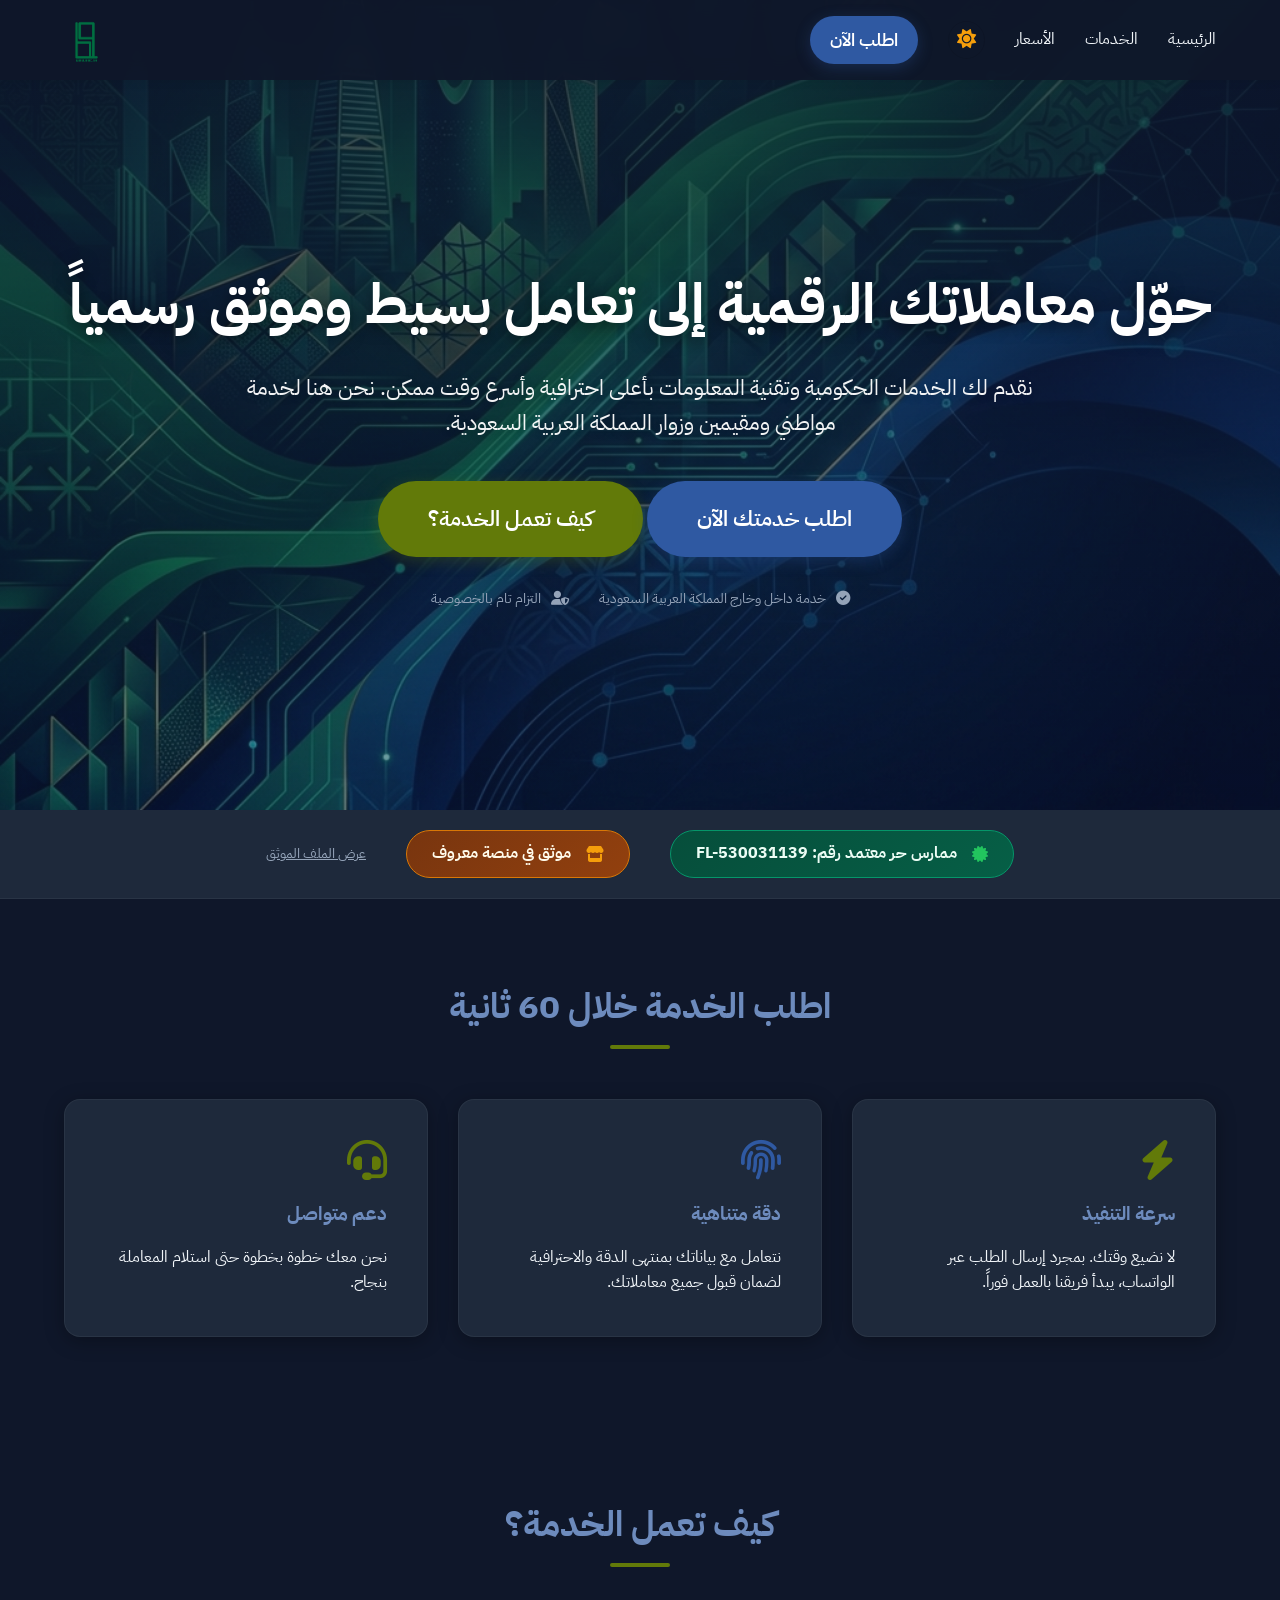
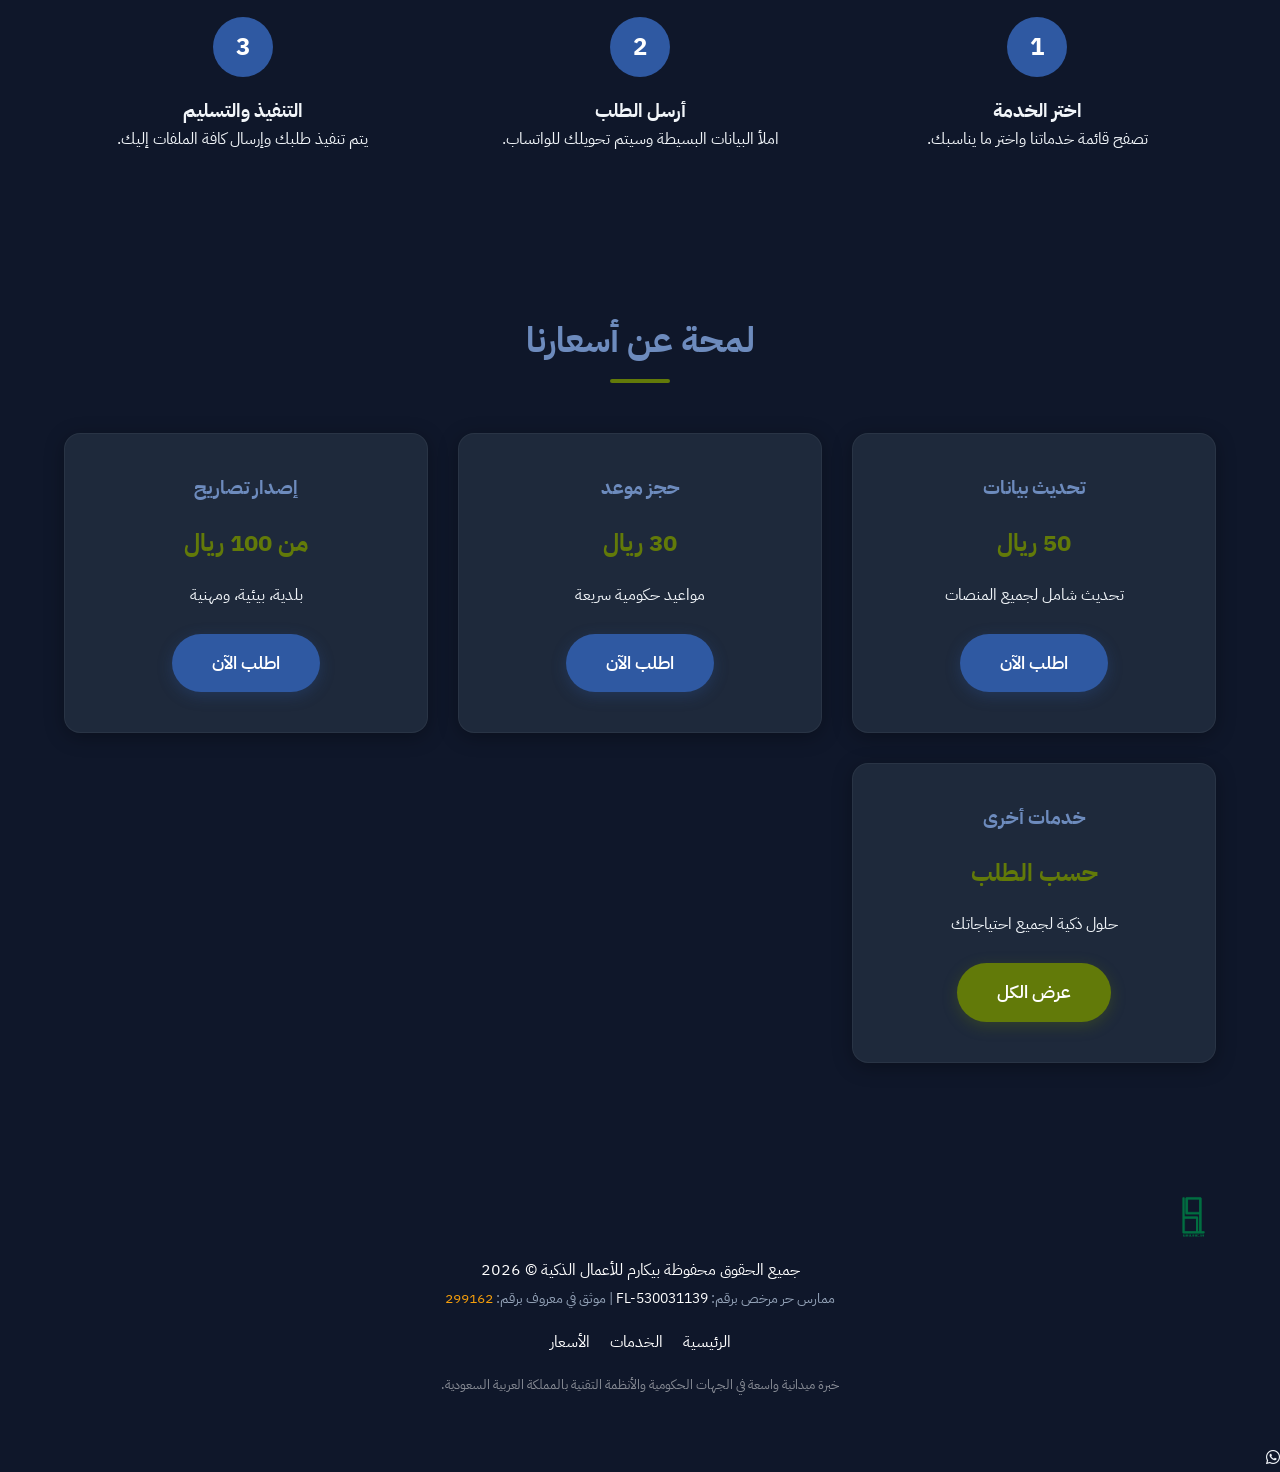
<file: index.html>
<!DOCTYPE html>
<html lang="ar">

<head>
    <meta charset="UTF-8">
    <meta name="viewport" content="width=device-width, initial-scale=1.0">
    <title>BICARM | بيكارم للأعمال الذكية - خدماتك الرقمية في 60 ثانية</title>

    <!-- SEO & Search Engine Optimization -->
    <meta name="description"
        content="بيكارم للأعمال الذكية: أسرع مكتب خدمات عامة إلكتروني في الرياض. متخصصون في تحديث أبشر، حجز موعد أحوال، إصدار تصاريح، وتسجيل العنوان الوطني. إنجاز معاملاتك في 60 ثانية.">
    <meta name="keywords"
        content="بيكارم, بيكارم للأعمال الذكية, مكتب خدمات عامة, الرياض, تحديث أبشر, حجز موعد أحوال, العنوان الوطني, معقب الكتروني, خدمات الكترونية السعودية, انجاز معاملات, بيكارم الرياض">
    <meta name="author" content="BICARM">
    <link rel="canonical" href="https://biqc.sa">
    <meta name="domain-verification" content="38fd80c13a37785403adcb5fb0ec5cbec16f64bebe8a6a1afe55218329c82ab0">

    <meta property="og:title" content="BICARM | بيكارم للأعمال الذكية">
    <meta property="og:description" content="خدماتك الرقمية والحكومية في 60 ثانية. سرعة، دقة، واحترافية.">
    <meta property="og:image" content="assets/images/BELOGO.png">
    <meta property="og:type" content="website">
    <meta name="twitter:card" content="summary_large_image">

    <link rel="stylesheet" href="assets/css/style.css">
    <link rel="stylesheet" href="https://cdnjs.cloudflare.com/ajax/libs/font-awesome/6.4.2/css/all.min.css">
</head>

<body>
    <nav>
        <div class="nav-links">
            <a href="index.html">الرئيسية</a>
            <a href="services.html">الخدمات</a>
            <a href="pricing.html">الأسعار</a>
            <button id="theme-toggle" class="theme-toggle-btn" title="تبديل الوضع الليلي">
                <i class="fas fa-moon"></i>
                <i class="fas fa-sun"></i>
            </button>
            <a href="request.html" class="btn btn-primary" style="padding: 10px 20px;">اطلب الآن</a>
        </div>
        <a href="index.html" class="logo"><img src="assets/images/logo.png" alt="BICARM بيكارم"></a>
    </nav>

    <header class="hero">
        <div class="video-background">
            <iframe
                src="https://www.youtube.com/embed/g90NA9P_BOI?autoplay=1&mute=1&loop=1&playlist=g90NA9P_BOI&controls=0&showinfo=0&rel=0&iv_load_policy=3&modestbranding=1&start=5&playsinline=1&enablejsapi=1"
                frameborder="0" allow="autoplay; encrypted-media"></iframe>
        </div>
        <div class="hero-overlay"></div>
        <div class="hero-content">
            <h1>حوّل معاملاتك الرقمية إلى تعامل بسيط وموثق رسمياً</h1>
            <p>نقدم لك الخدمات الحكومية وتقنية المعلومات بأعلى احترافية وأسرع وقت ممكن. نحن هنا لخدمة مواطني ومقيمين
                وزوار المملكة العربية السعودية.</p>
            <div class="hero-buttons">
                <a href="request.html" class="btn btn-primary btn-large">اطلب خدمتك الآن</a>
                <a href="#how" class="btn btn-green btn-large">كيف تعمل الخدمة؟</a>
            </div>
            <div class="trust-badge" style="justify-content: center; margin-top: 30px;">
                <i class="fas fa-check-circle"></i> خدمة داخل وخارج المملكة العربية السعودية
                <i class="fas fa-user-shield" style="margin-right: 20px;"></i> التزام تام بالخصوصية
            </div>
        </div>
    </header>

    <div class="trust-banner" style="flex-wrap: wrap;">
        <a href="https://raed.com.sa/badge?licenseNumber=FL-530031139" target="_blank" class="raed-badge">
            <i class="fas fa-certificate"></i>
            <span>ممارس حر معتمد رقم: FL-530031139</span>
        </a>
        <a href="https://maroof.sa/businesses/details/299162" target="_blank" class="maroof-badge">
            <i class="fas fa-store"></i>
            <span>موثق في منصة معروف</span>
        </a>
        <a href="https://raed.com.sa/public-profile/f74ae1b8-9f81-4e4b-8299-88db7a722640" target="_blank"
            style="color: var(--text-light); text-decoration: underline; font-size: 0.9rem;">
            عرض الملف الموثق
        </a>
    </div>

    <section id="fast-order">
        <h2 class="section-title">اطلب الخدمة خلال 60 ثانية</h2>
        <div class="grid">
            <div class="card">
                <i class="fas fa-bolt" style="font-size: 2.5rem; color: var(--primary-green); margin-bottom: 20px;"></i>
                <h3>سرعة التنفيذ</h3>
                <p>لا نضيع وقتك. بمجرد إرسال الطلب عبر الواتساب، يبدأ فريقنا بالعمل فوراً.</p>
            </div>
            <div class="card">
                <i class="fas fa-fingerprint"
                    style="font-size: 2.5rem; color: var(--primary-blue); margin-bottom: 20px;"></i>
                <h3>دقة متناهية</h3>
                <p>نتعامل مع بياناتك بمنتهى الدقة والاحترافية لضمان قبول جميع معاملاتك.</p>
            </div>
            <div class="card">
                <i class="fas fa-headset"
                    style="font-size: 2.5rem; color: var(--primary-green); margin-bottom: 20px;"></i>
                <h3>دعم متواصل</h3>
                <p>نحن معك خطوة بخطوة حتى استلام المعاملة بنجاح.</p>
            </div>
        </div>
    </section>

    <section id="how">
        <h2 class="section-title">كيف تعمل الخدمة؟</h2>
        <div class="steps">
            <div class="step">
                <div class="step-num">1</div>
                <h3>اختر الخدمة</h3>
                <p>تصفح قائمة خدماتنا واختر ما يناسبك.</p>
            </div>
            <div class="step">
                <div class="step-num">2</div>
                <h3>أرسل الطلب</h3>
                <p>املأ البيانات البسيطة وسيتم تحويلك للواتساب.</p>
            </div>
            <div class="step">
                <div class="step-num">3</div>
                <h3>التنفيذ والتسليم</h3>
                <p>يتم تنفيذ طلبك وإرسال كافة الملفات إليك.</p>
            </div>
        </div>
    </section>

    <section id="pricing-preview">
        <h2 class="section-title">لمحة عن أسعارنا</h2>
        <div class="grid">
            <div class="card" style="text-align: center;">
                <h3>تحديث بيانات</h3>
                <div class="price">50 ريال</div>
                <p>تحديث شامل لجميع المنصات</p>
                <br>
                <a href="request.html?service=تحديث بيانات" class="btn btn-primary">اطلب الآن</a>
            </div>
            <div class="card" style="text-align: center;">
                <h3>حجز موعد</h3>
                <div class="price">30 ريال</div>
                <p>مواعيد حكومية سريعة</p>
                <br>
                <a href="request.html?service=حجز موعد" class="btn btn-primary">اطلب الآن</a>
            </div>
            <div class="card" style="text-align: center;">
                <h3>إصدار تصاريح</h3>
                <div class="price">من 100 ريال</div>
                <p>بلدية، بيئية، ومهنية</p>
                <br>
                <a href="request.html?service=إصدار التصاريح" class="btn btn-primary">اطلب الآن</a>
            </div>
            <div class="card" style="text-align: center;">
                <h3>خدمات أخرى</h3>
                <div class="price">حسب الطلب</div>
                <p>حلول ذكية لجميع احتياجاتك</p>
                <br>
                <a href="services.html" class="btn btn-green">عرض الكل</a>
            </div>
        </div>
    </section>

    <footer>
        <div class="footer-content">
            <div class="logo" style="color: white; justify-content: center; margin-bottom: 20px;"><img
                    src="assets/images/logo.png" alt="BICARM بيكارم"></div>
            <p>جميع الحقوق محفوظة بيكارم للأعمال الذكية © 2026</p>
            <p style="font-size: 0.85rem; color: #94a3b8; margin-top: 5px;">
                ممارس حر مرخص برقم: <span style="color: var(--white);">FL-530031139</span> |
                موثق في معروف برقم: <a href="https://maroof.sa/businesses/details/299162" target="_blank"
                    style="color: #f59e0b; text-decoration: none;">299162</a>
            </p>
            <div class="footer-links">
                <a href="index.html">الرئيسية</a>
                <a href="services.html">الخدمات</a>
                <a href="pricing.html">الأسعار</a>
            </div>
            <p style="font-size: 0.8rem; opacity: 0.5; margin-top: 20px;">خبرة ميدانية واسعة في الجهات الحكومية والأنظمة
                التقنية بالمملكة العربية السعودية.</p>
        </div>
    </footer>

    <script src="assets/js/main.js"></script>
    <a href="https://api.whatsapp.com/send?phone=966510072172&text=السلام%20عليكم%20بيكارم،%20أريد%20الاستفسار%20عن%20خدمة"
        class="whatsapp-float" target="_blank" title="تواصل معنا عبر الواتساب">
        <i class="fab fa-whatsapp"></i>
    </a>
</body>

</html>
</file>
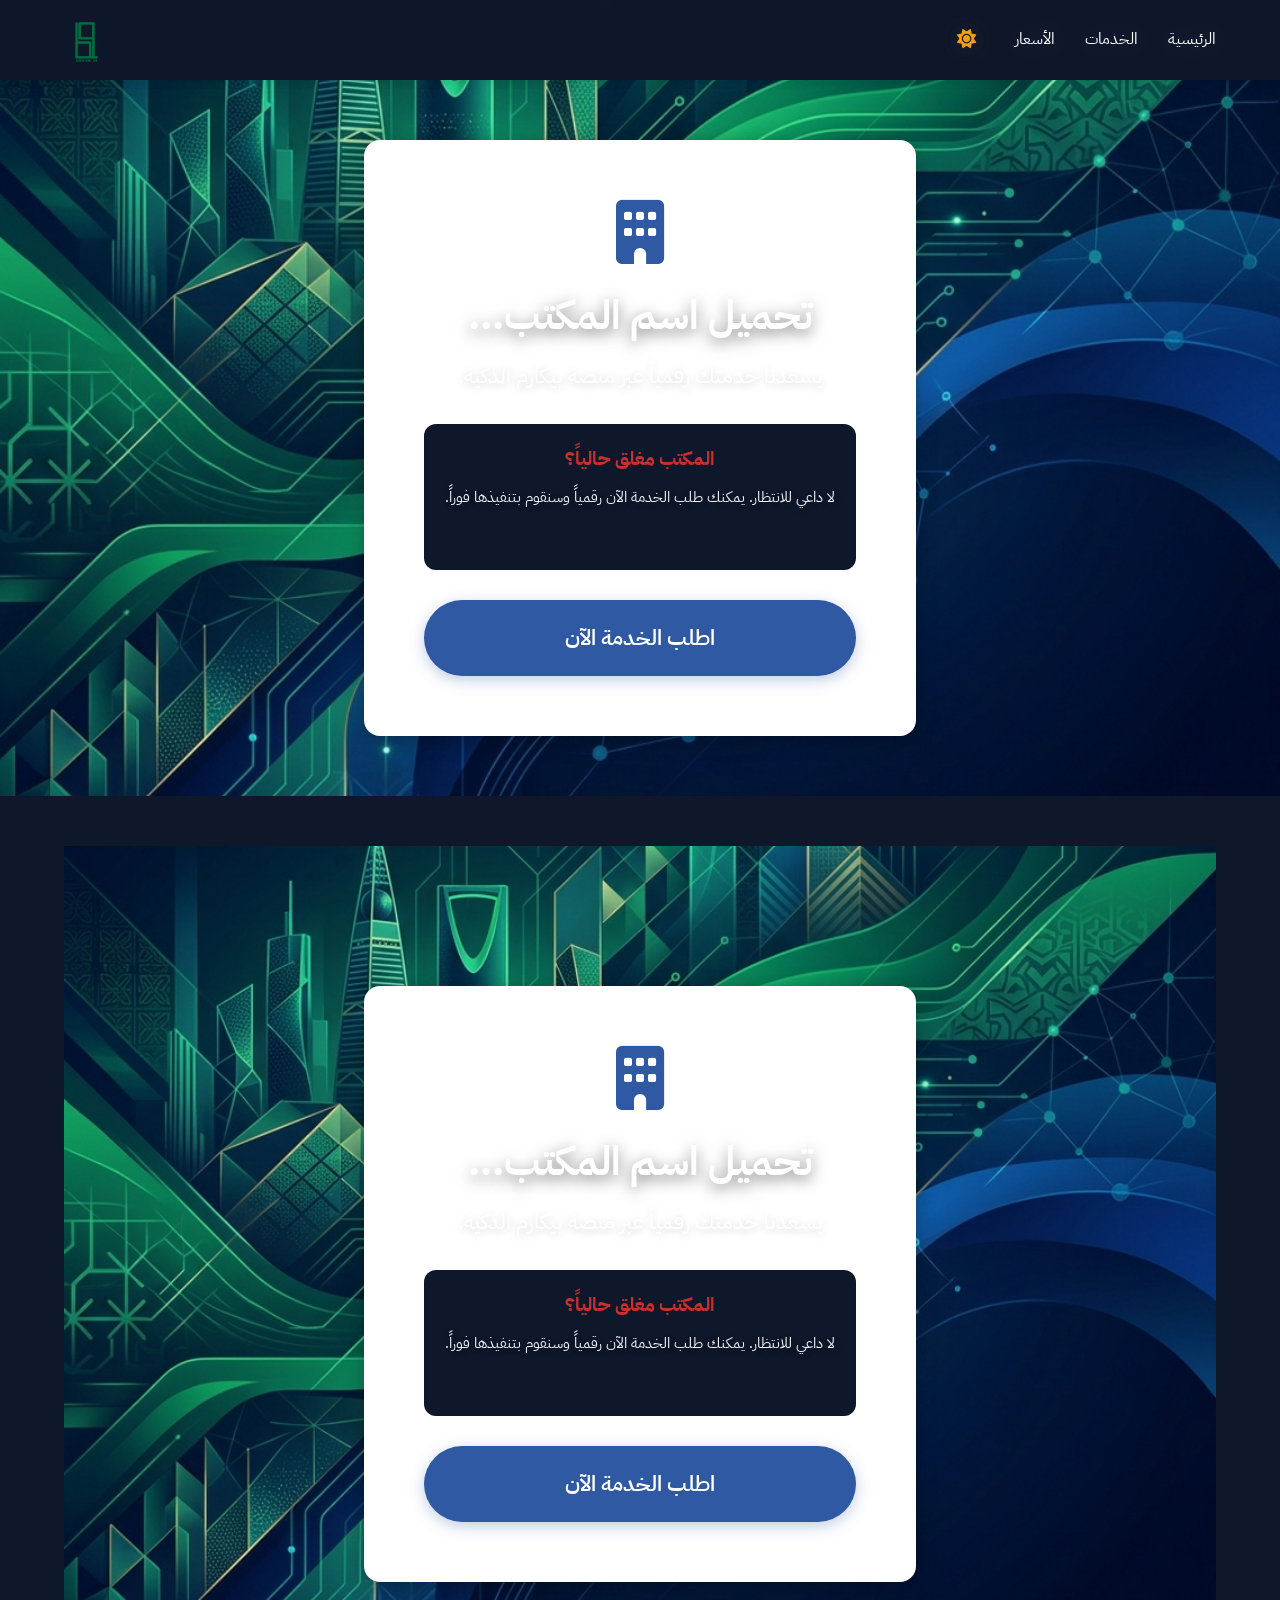
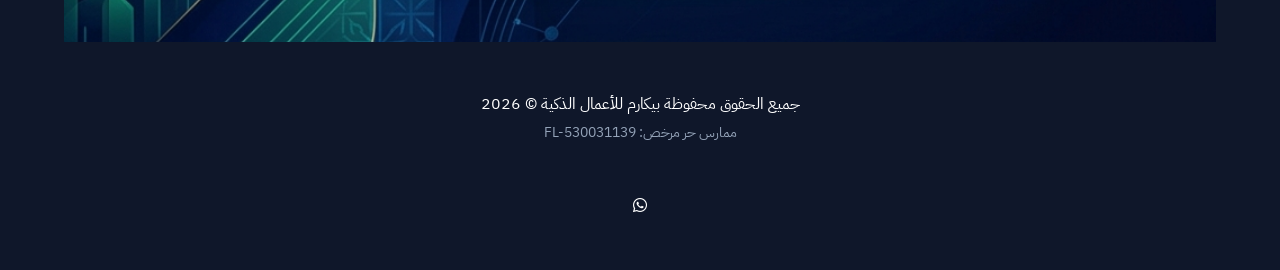
<file: office.html>
<!DOCTYPE html>
<html lang="ar">
<head>
    <meta charset="UTF-8">
    <meta name="viewport" content="width=device-width, initial-scale=1.0">
    <title>المكتب | BICARM بيكارم</title>
    <link rel="stylesheet" href="assets/css/style.css">
    <link rel="stylesheet" href="https://cdnjs.cloudflare.com/ajax/libs/font-awesome/6.4.2/css/all.min.css">
</head>
<body>
    <nav>
        <div class="nav-links">
            <a href="index.html">الرئيسية</a>
            <a href="services.html">الخدمات</a>
            <a href="pricing.html">الأسعار</a>
            <button id="theme-toggle" class="theme-toggle-btn" title="تبديل الوضع الليلي">
                <i class="fas fa-moon"></i>
                <i class="fas fa-sun"></i>
            </button>
        </div>
        <a href="index.html" class="logo"><img src="assets/images/logo.png" alt="BICARM بيكارم"></a>
    </nav>

    <section class="hero" style="min-height: 70vh; padding: 140px 5% 60px;">
        <div style="background: var(--white); padding: 60px; border-radius: var(--radius); box-shadow: var(--shadow); display: inline-block; max-width: 600px;">
            <i class="fas fa-building" style="font-size: 4rem; color: var(--primary-blue); margin-bottom: 20px;"></i>
            <h1 id="office-name" style="font-size: 2.5rem; margin-bottom: 10px;">تحميل اسم المكتب...</h1>
            <p style="margin-bottom: 30px;">يسعدنا خدمتك رقمياً عبر منصة بيكارم الذكية.</p>
            
            <div class="status-notice" style="background: var(--light-bg); border: 1px solid rgba(0,0,0,0.05); padding: 20px; border-radius: 12px; margin-bottom: 30px;">
                <h3 style="color: #c53030; margin-bottom: 10px;">المكتب مغلق حالياً؟</h3>
                <p style="color: var(--text-dark); font-size: 0.95rem;">لا داعي للانتظار. يمكنك طلب الخدمة الآن رقمياً وسنقوم بتنفيذها فوراً.</p>
            </div>

            <a href="services.html" class="btn btn-primary btn-large" style="width: 100%;">اطلب الخدمة الآن</a>
        </div>
    </section>

    <footer>
<!DOCTYPE html>
<html lang="ar">
<head>
    <meta charset="UTF-8">
    <meta name="viewport" content="width=device-width, initial-scale=1.0">
    <title>المكتب | BICARM بيكارم</title>
    
    <!-- SEO & Social Media Metadata -->
    <meta name="description" content="تصفح خدمات بيكارم عبر المكتب الرقمي.">
    <meta property="og:title" content="المكتب | BICARM بيكارم">
    <meta property="og:image" content="assets/images/logo.png">
    
    <link rel="stylesheet" href="assets/css/style.css">
    <link rel="stylesheet" href="https://cdnjs.cloudflare.com/ajax/libs/font-awesome/6.4.2/css/all.min.css">
</head>
<body>
    <nav>
        <div class="nav-links">
            <a href="index.html">الرئيسية</a>
            <a href="services.html">الخدمات</a>
            <a href="pricing.html">الأسعار</a>
            <button id="theme-toggle" class="theme-toggle-btn" title="تبديل الوضع الليلي">
                <i class="fas fa-moon"></i>
                <i class="fas fa-sun"></i>
            </button>
        </div>
        <a href="index.html" class="logo"><img src="assets/images/logo.png" alt="BICARM بيكارم"></a>
    </nav>

    <section class="hero" style="min-height: 70vh; padding: 140px 5% 60px;">
        <div style="background: var(--white); padding: 60px; border-radius: var(--radius); box-shadow: var(--shadow); display: inline-block; max-width: 600px;">
            <i class="fas fa-building" style="font-size: 4rem; color: var(--primary-blue); margin-bottom: 20px;"></i>
            <h1 id="office-name" style="font-size: 2.5rem; margin-bottom: 10px;">تحميل اسم المكتب...</h1>
            <p style="margin-bottom: 30px;">يسعدنا خدمتك رقمياً عبر منصة بيكارم الذكية.</p>
            
            <div class="status-notice" style="background: var(--light-bg); border: 1px solid rgba(0,0,0,0.05); padding: 20px; border-radius: 12px; margin-bottom: 30px;">
                <h3 style="color: #c53030; margin-bottom: 10px;">المكتب مغلق حالياً؟</h3>
                <p style="color: var(--text-dark); font-size: 0.95rem;">لا داعي للانتظار. يمكنك طلب الخدمة الآن رقمياً وسنقوم بتنفيذها فوراً.</p>
            </div>

            <a href="services.html" class="btn btn-primary btn-large" style="width: 100%;">اطلب الخدمة الآن</a>
        </div>
    </section>

    <footer>
        <div class="footer-content">
            <p>جميع الحقوق محفوظة بيكارم للأعمال الذكية © 2026</p>
            <p style="font-size: 0.85rem; color: #94a3b8; margin-top: 5px;">ممارس حر مرخص: FL-530031139</p>
        </div>
    </footer>

    <script src="assets/js/main.js"></script>
    <a href="https://api.whatsapp.com/send?phone=966510072172&text=السلام%20عليكم%20بيكارم،%20أريد%20الاستفسار%20عن%20خدمة" class="whatsapp-float" target="_blank" title="تواصل معنا عبر الواتساب">
        <i class="fab fa-whatsapp"></i>
    </a>
</body>
</html>
</file>
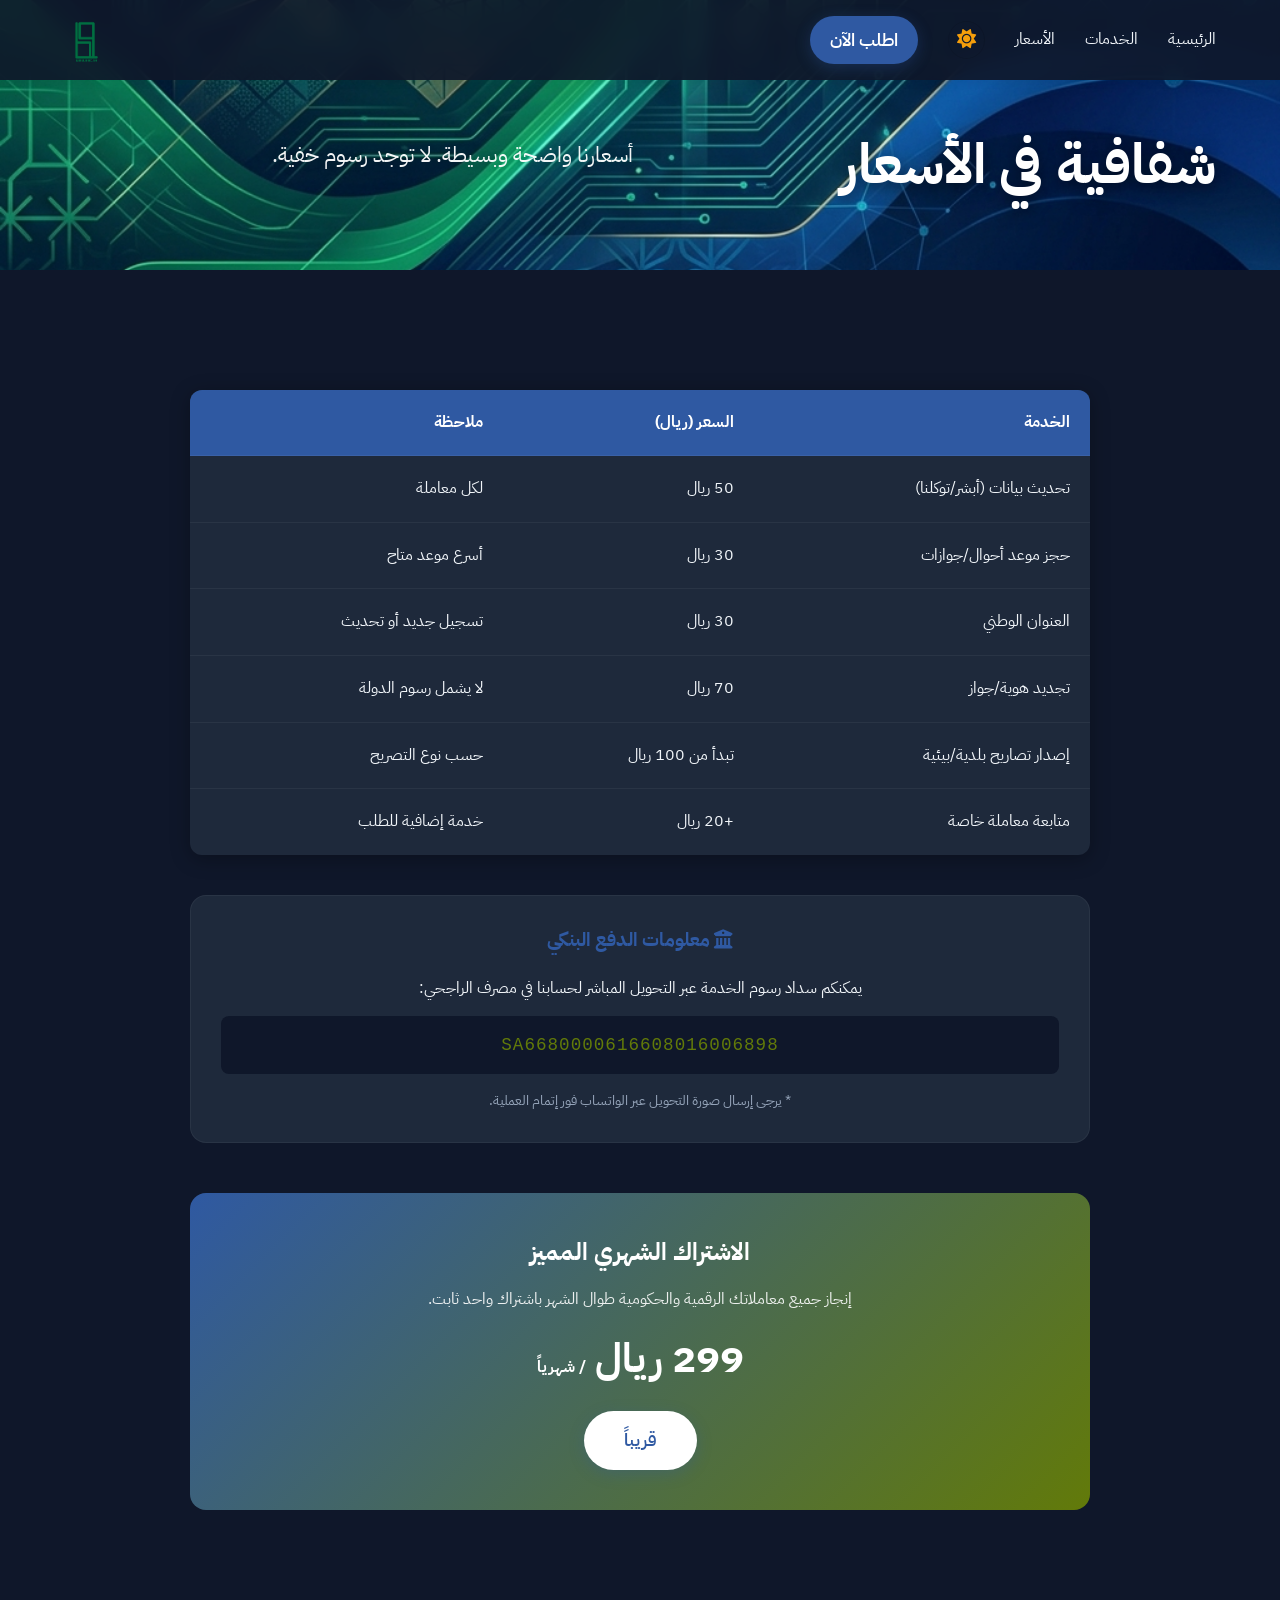
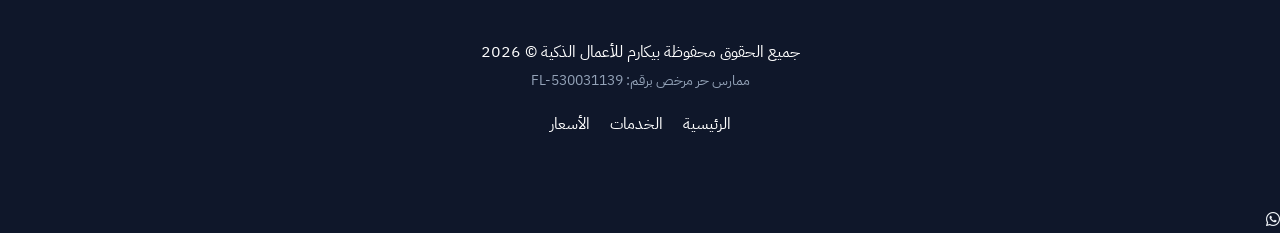
<file: pricing.html>
<!DOCTYPE html>
<html lang="ar">

<head>
    <meta charset="UTF-8">
    <meta name="viewport" content="width=device-width, initial-scale=1.0">
    <title>الأسعار | BICARM بيكارم</title>

    <!-- SEO & Metadata -->
    <meta name="description" content="شفافية في الأسعار لجميع الخدمات الرقمية والحكومية عبر منصة بيكارم.">
    <meta property="og:title" content="الأسعار | BICARM بيكارم">
    <meta property="og:image" content="assets/images/logo.png">

    <link rel="stylesheet" href="assets/css/style.css">
    <link rel="stylesheet" href="https://cdnjs.cloudflare.com/ajax/libs/font-awesome/6.4.2/css/all.min.css">
    <style>
        table {
            width: 100%;
            border-collapse: collapse;
            margin: 40px 0;
            background: var(--card-bg);
            border-radius: 12px;
            overflow: hidden;
            box-shadow: var(--shadow);
        }

        th,
        td {
            padding: 20px;
            text-align: right;
            border-bottom: 1px solid rgba(255, 255, 255, 0.05);
            color: var(--text-dark);
        }

        [data-theme="light"] th,
        [data-theme="light"] td {
            border-bottom: 1px solid rgba(0, 0, 0, 0.1);
        }

        th {
            background-color: var(--primary-blue);
            color: white;
            font-weight: 700;
        }

        tr:last-child td {
            border-bottom: none;
        }

        .subscription-card {
            background: linear-gradient(135deg, var(--primary-blue) 0%, var(--primary-green) 100%);
            color: white;
            padding: 40px;
            border-radius: var(--radius);
            text-align: center;
            margin-top: 50px;
        }

        .payment-box {
            background: var(--card-bg);
            padding: 30px;
            border-radius: var(--radius);
            margin-top: 40px;
            border: 1px solid rgba(255, 255, 255, 0.05);
            text-align: center;
        }

        [data-theme="light"] .payment-box {
            border-color: rgba(0, 0, 0, 0.05);
        }

        .iban-text {
            font-family: 'Courier New', Courier, monospace;
            background: var(--light-bg);
            padding: 15px;
            border-radius: 8px;
            display: block;
            margin-top: 15px;
            font-size: 1.1rem;
            color: var(--primary-green);
            letter-spacing: 1px;
            word-break: break-all;
        }
    </style>
</head>

<body>
    <nav>
        <div class="nav-links">
            <a href="index.html">الرئيسية</a>
            <a href="services.html">الخدمات</a>
            <a href="pricing.html">الأسعار</a>
            <button id="theme-toggle" class="theme-toggle-btn" title="تبديل الوضع الليلي">
                <i class="fas fa-moon"></i>
                <i class="fas fa-sun"></i>
            </button>
            <a href="request.html" class="btn btn-primary" style="padding: 10px 20px;">اطلب الآن</a>
        </div>
        <a href="index.html" class="logo"><img src="assets/images/logo.png" alt="BICARM بيكارم"></a>
    </nav>

    <header class="hero" style="min-height: auto; padding: 120px 5% 40px;">
        <h1>شفافية في الأسعار</h1>
        <p>أسعارنا واضحة وبسيطة. لا توجد رسوم خفية.</p>
    </header>

    <section id="pricing-table">
        <div style="max-width: 900px; margin: 0 auto;">
            <table>
                <thead>
                    <tr>
                        <th>الخدمة</th>
                        <th>السعر (ريال)</th>
                        <th>ملاحظة</th>
                    </tr>
                </thead>
                <tbody>
                    <tr>
                        <td>تحديث بيانات (أبشر/توكلنا)</td>
                        <td>50 ريال</td>
                        <td>لكل معاملة</td>
                    </tr>
                    <tr>
                        <td>حجز موعد أحوال/جوازات</td>
                        <td>30 ريال</td>
                        <td>أسرع موعد متاح</td>
                    </tr>
                    <tr>
                        <td>العنوان الوطني</td>
                        <td>30 ريال</td>
                        <td>تسجيل جديد أو تحديث</td>
                    </tr>
                    <tr>
                        <td>تجديد هوية/جواز</td>
                        <td>70 ريال</td>
                        <td>لا يشمل رسوم الدولة</td>
                    </tr>
                    <tr>
                        <td>إصدار تصاريح بلدية/بيئية</td>
                        <td>تبدأ من 100 ريال</td>
                        <td>حسب نوع التصريح</td>
                    </tr>
                    <tr>
                        <td>متابعة معاملة خاصة</td>
                        <td>+20 ريال</td>
                        <td>خدمة إضافية للطلب</td>
                    </tr>
                </tbody>
            </table>

            <div class="payment-box">
                <h3 style="color: var(--primary-blue); margin-bottom: 20px;"><i class="fas fa-university"></i> معلومات الدفع البنكي</h3>
                <p>يمكنكم سداد رسوم الخدمة عبر التحويل المباشر لحسابنا في مصرف الراجحي:</p>
                <div class="iban-text">SA6680000616608016006898</div>
                <p style="margin-top: 15px; font-size: 0.9rem; color: var(--text-light);">* يرجى إرسال صورة التحويل عبر الواتساب فور إتمام العملية.</p>
            </div>

            <div class="subscription-card">
                <h2>الاشتراك الشهري المميز</h2>
                <p style="color: rgba(255,255,255,0.9); margin: 15px 0;">إنجاز جميع معاملاتك الرقمية والحكومية طوال الشهر باشتراك واحد ثابت.</p>
                <div style="font-size: 2.5rem; font-weight: 800; margin-bottom: 20px;">299 ريال <span style="font-size: 1rem;">/ شهرياً</span></div>
                <div class="btn btn-primary" style="background: white; color: var(--primary-blue);">قريباً</div>
            </div>
        </div>
    </section>

    <footer>
        <div class="footer-content">
            <p>جميع الحقوق محفوظة بيكارم للأعمال الذكية © 2026</p>
            <p style="font-size: 0.85rem; color: #94a3b8; margin-top: 5px;">ممارس حر مرخص برقم: FL-530031139</p>
            <div class="footer-links">
                <a href="index.html">الرئيسية</a>
                <a href="services.html">الخدمات</a>
                <a href="pricing.html">الأسعار</a>
            </div>
        </div>
    </footer>

    <script src="assets/js/main.js"></script>
    <a href="https://api.whatsapp.com/send?phone=966510072172&text=السلام%20عليكم%20بيكارم،%20أريد%20الاستفسار%20عن%20خدمة"
        class="whatsapp-float" target="_blank" title="تواصل معنا عبر الواتساب">
        <i class="fab fa-whatsapp"></i>
    </a>
</body>

</html>
</file>
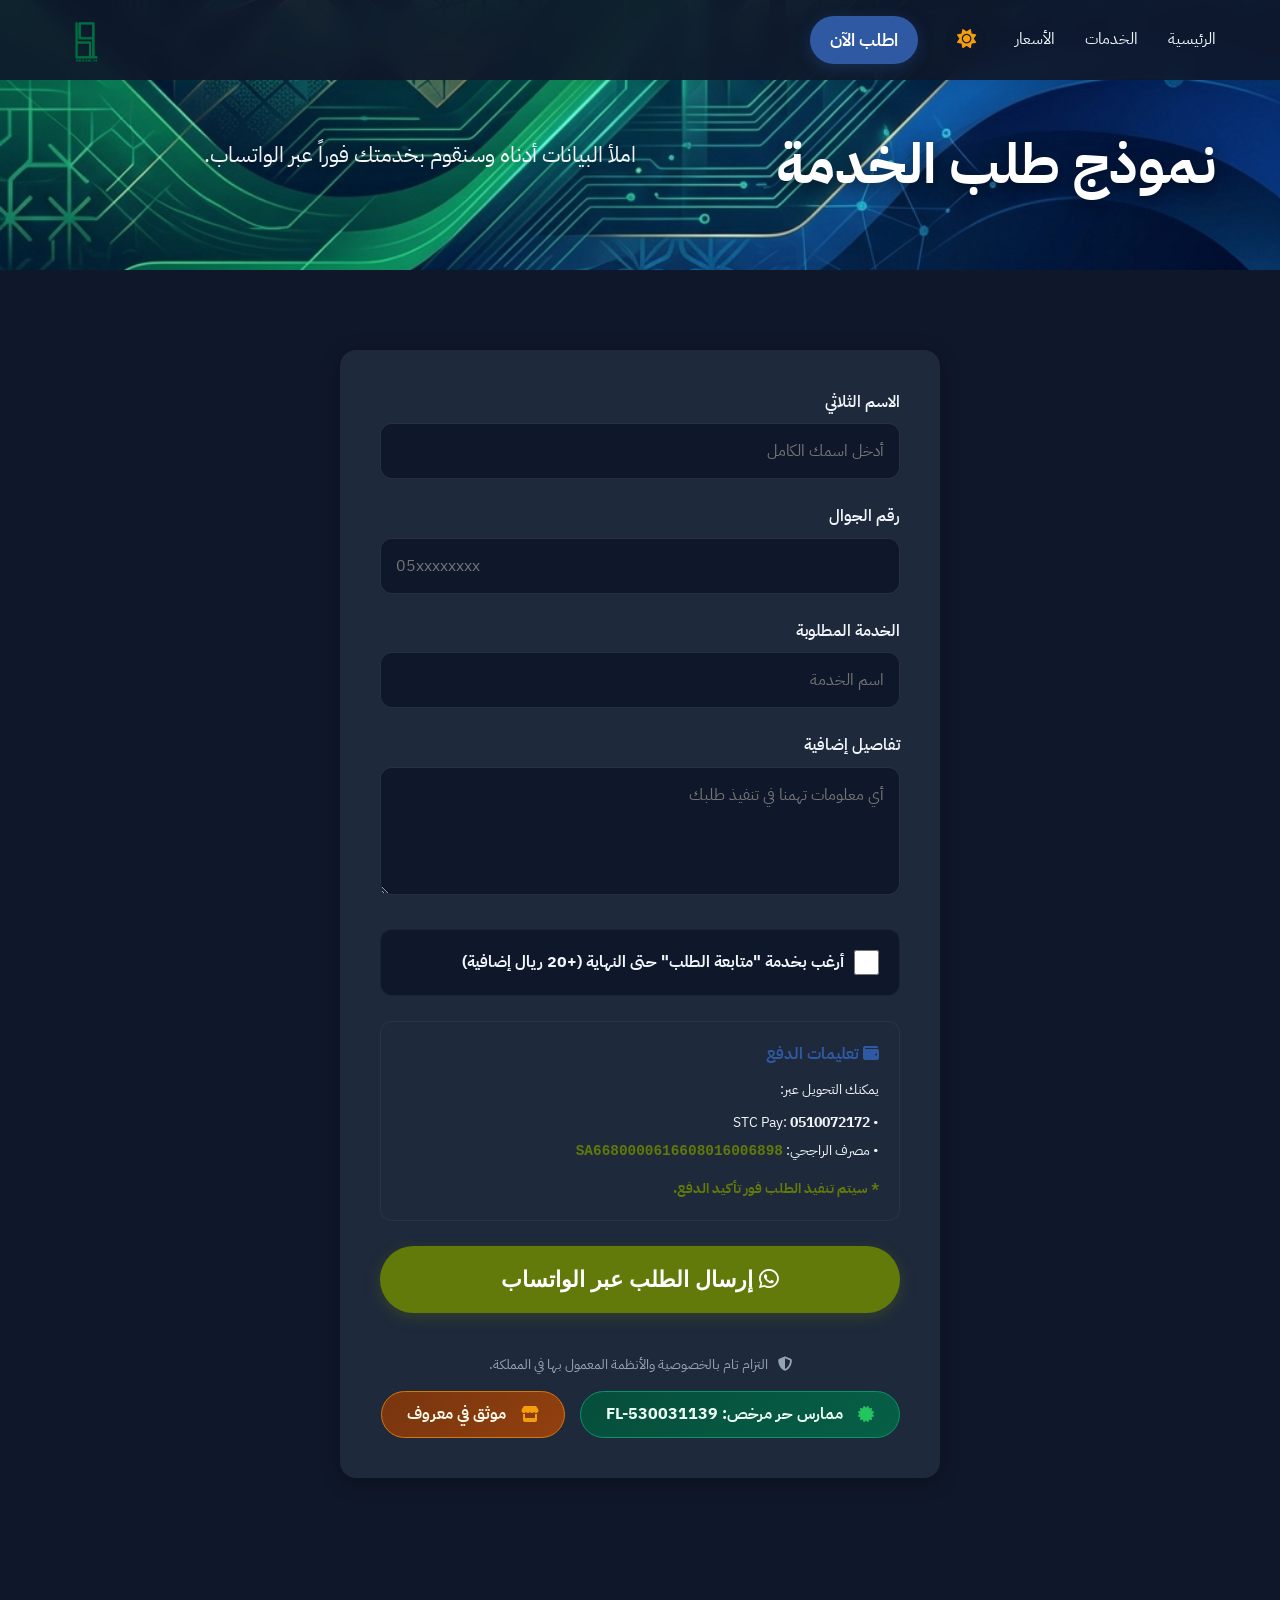
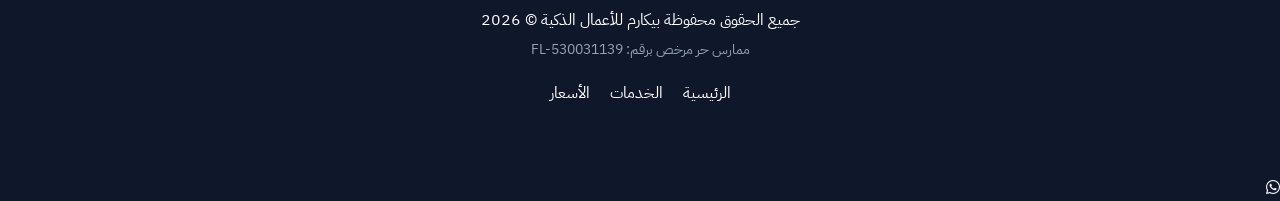
<file: request.html>
<!DOCTYPE html>
<html lang="ar">

<head>
    <meta charset="UTF-8">
    <meta name="viewport" content="width=device-width, initial-scale=1.0">
    <title>طلب خدمة | BICARM بيكارم</title>

    <!-- SEO & Metadata -->
    <meta name="description" content="اطلب خدمتك الرقمية والحكومية الآن عبر منصة بيكارم للأعمال الذكية.">
    <meta property="og:title" content="طلب خدمة | BICARM بيكارم">
    <meta property="og:image" content="assets/images/logo.png">

    <link rel="stylesheet" href="assets/css/style.css">
    <link rel="stylesheet" href="https://cdnjs.cloudflare.com/ajax/libs/font-awesome/6.4.2/css/all.min.css">
</head>

<body>
    <nav>
        <div class="nav-links">
            <a href="index.html">الرئيسية</a>
            <a href="services.html">الخدمات</a>
            <a href="pricing.html">الأسعار</a>
            <button id="theme-toggle" class="theme-toggle-btn" title="تبديل الوضع الليلي">
                <i class="fas fa-moon"></i>
                <i class="fas fa-sun"></i>
            </button>
            <a href="request.html" class="btn btn-primary" style="padding: 10px 20px;">اطلب الآن</a>
        </div>
        <a href="index.html" class="logo"><img src="assets/images/logo.png" alt="BICARM بيكارم"></a>
    </nav>

    <header class="hero" style="min-height: auto; padding: 120px 5% 40px;">
        <h1>نموذج طلب الخدمة</h1>
        <p>املأ البيانات أدناه وسنقوم بخدمتك فوراً عبر الواتساب.</p>
    </header>

    <section id="request">
        <div class="form-container">
            <form id="request-form">
                <div class="form-group">
                    <label for="name">الاسم الثلاثي</label>
                    <input type="text" id="name" placeholder="أدخل اسمك الكامل" required>
                </div>
                <div class="form-group">
                    <label for="phone">رقم الجوال</label>
                    <input type="tel" id="phone" placeholder="05xxxxxxxx" required>
                </div>
                <div class="form-group">
                    <label for="service-input">الخدمة المطلوبة</label>
                    <input type="text" id="service-input" placeholder="اسم الخدمة" required>
                </div>
                <div class="form-group">
                    <label for="description">تفاصيل إضافية</label>
                    <textarea id="description" rows="4" placeholder="أي معلومات تهمنا في تنفيذ طلبك"></textarea>
                </div>

                <div class="upsell">
                    <label style="display: flex; align-items: center; cursor: pointer; gap: 10px; font-weight: 700;">
                        <input type="checkbox" id="upsell-check" style="width: 25px; height: 25px;">
                        <span>أرغب بخدمة "متابعة الطلب" حتى النهاية (+20 ريال إضافية)</span>
                    </label>
                </div>

                <div class="payment-info"
                    style="background: var(--card-bg); border: 1px solid rgba(255,255,255,0.05); padding: 20px; border-radius: 12px; margin-bottom: 25px;">
                    <h4 style="color: var(--primary-blue); margin-bottom: 10px;"><i class="fas fa-wallet"></i> تعليمات الدفع</h4>
                    <p style="font-size: 0.9rem; color: var(--text-dark);">يمكنك التحويل عبر:</p>
                    <ul style="font-size: 0.9rem; color: var(--text-dark); list-style: none; margin-top: 10px;">
                        <li style="margin-bottom: 5px;">• STC Pay: <strong>0510072172</strong></li>
                        <li>• مصرف الراجحي: <strong style="color: var(--primary-green); font-family: monospace;">SA6680000616608016006898</strong></li>
                    </ul>
                    <p style="font-size: 0.85rem; font-weight: 700; margin-top: 15px; color: var(--primary-green);">* سيتم تنفيذ الطلب فور تأكيد الدفع.</p>
                </div>

                <button type="submit" class="btn btn-green btn-large" style="width: 100%;">
                    <i class="fab fa-whatsapp"></i> إرسال الطلب عبر الواتساب
                </button>
            </form>

            <div
                style="margin-top: 30px; text-align: center; display: flex; flex-direction: column; align-items: center; gap: 15px;">
                <p class="trust-badge" style="justify-content: center;"><i class="fas fa-shield-alt"></i> التزام تام بالخصوصية والأنظمة المعمول بها في المملكة.</p>
                <div style="display: flex; gap: 15px; flex-wrap: wrap; justify-content: center;">
                    <a href="https://raed.com.sa/badge?licenseNumber=FL-530031139" target="_blank" class="raed-badge">
                        <i class="fas fa-certificate"></i>
                        <span>ممارس حر مرخص: FL-530031139</span>
                    </a>
                    <a href="https://maroof.sa/businesses/details/299162" target="_blank" class="maroof-badge">
                        <i class="fas fa-store"></i>
                        <span>موثق في معروف</span>
                    </a>
                </div>
            </div>
        </div>
    </section>

    <footer>
        <div class="footer-content">
            <p>جميع الحقوق محفوظة بيكارم للأعمال الذكية © 2026</p>
            <p style="font-size: 0.85rem; color: #94a3b8; margin-top: 5px;">ممارس حر مرخص برقم: FL-530031139</p>
            <div class="footer-links">
                <a href="index.html">الرئيسية</a>
                <a href="services.html">الخدمات</a>
                <a href="pricing.html">الأسعار</a>
            </div>
        </div>
    </footer>

    <script src="assets/js/main.js"></script>
    <a href="https://api.whatsapp.com/send?phone=966510072172&text=السلام%20عليكم%20بيكارم،%20أريد%20الاستفسار%20عن%20خدمة"
        class="whatsapp-float" target="_blank" title="تواصل معنا عبر الواتساب">
        <i class="fab fa-whatsapp"></i>
    </a>
</body>

</html>
</file>
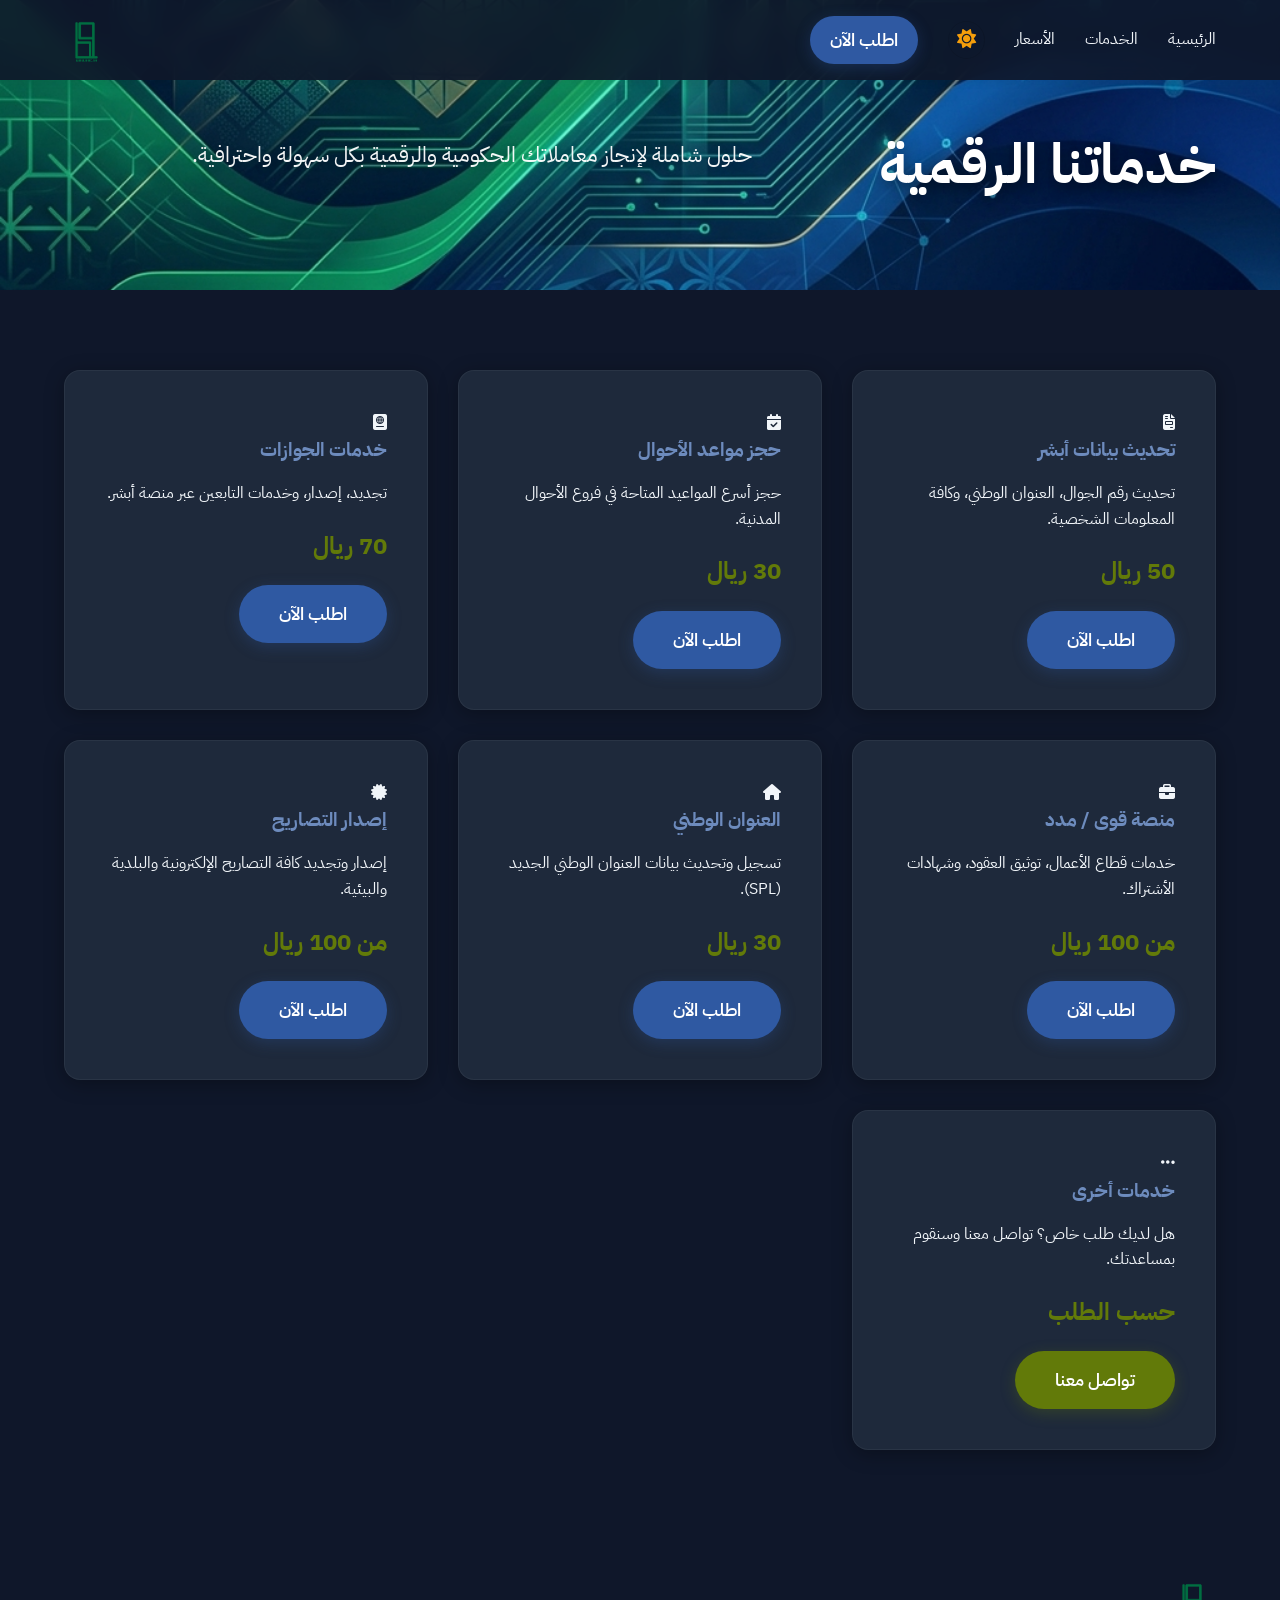
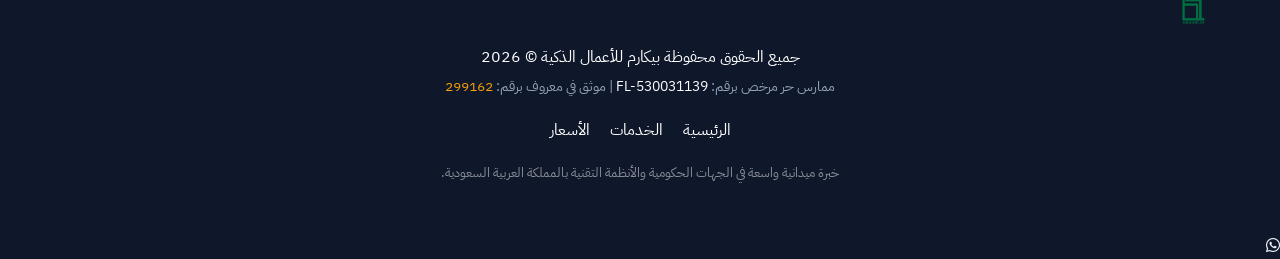
<file: services.html>
<!DOCTYPE html>
<html lang="ar">

<head>
    <meta charset="UTF-8">
    <meta name="viewport" content="width=device-width, initial-scale=1.0">
    <title>خدماتنا | BICARM بيكارم</title>

    <!-- SEO & Metadata -->
    <meta name="description"
        content="تصفح قائمة خدمات بيكارم للأعمال الذكية. تحديث بيانات، حجز مواعيد، إصدار تصاريح، وخدمات قطاع الأعمال في الرياض.">
    <meta name="keywords" content="خدمات الكترونية، معقب، ابشر، حجز موعد، العنوان الوطني، مكتب خدمات عامة">
    <meta property="og:title" content="خدماتنا | BICARM بيكارم">
    <meta property="og:image" content="assets/images/logo.png">

    <link rel="stylesheet" href="assets/css/style.css">
    <link rel="stylesheet" href="https://cdnjs.cloudflare.com/ajax/libs/font-awesome/6.4.2/css/all.min.css">
</head>

<body>
    <nav>
        <div class="nav-links">
            <a href="index.html">الرئيسية</a>
            <a href="services.html">الخدمات</a>
            <a href="pricing.html">الأسعار</a>
            <button id="theme-toggle" class="theme-toggle-btn" title="تبديل الوضع الليلي">
                <i class="fas fa-moon"></i>
                <i class="fas fa-sun"></i>
            </button>
            <a href="request.html" class="btn btn-primary" style="padding: 10px 20px;">اطلب الآن</a>
        </div>
        <a href="index.html" class="logo"><img src="assets/images/logo.png" alt="BICARM بيكارم"></a>
    </nav>

    <header class="hero" style="min-height: auto; padding: 120px 5% 60px;">
        <h1>خدماتنا الرقمية</h1>
        <p>حلول شاملة لإنجاز معاملاتك الحكومية والرقمية بكل سهولة واحترافية.</p>
    </header>

    <section id="services-list">
        <div class="grid">
            <div class="card">
                <i class="fas fa-file-invoice"></i>
                <h3>تحديث بيانات أبشر</h3>
                <p>تحديث رقم الجوال، العنوان الوطني، وكافة المعلومات الشخصية.</p>
                <div class="price">50 ريال</div>
                <a href="request.html?service=تحديث بيانات أبشر" class="btn btn-primary">اطلب الآن</a>
            </div>
            <div class="card">
                <i class="fas fa-calendar-check"></i>
                <h3>حجز مواعد الأحوال</h3>
                <p>حجز أسرع المواعيد المتاحة في فروع الأحوال المدنية.</p>
                <div class="price">30 ريال</div>
                <a href="request.html?service=حجز مواعيد الأحوال" class="btn btn-primary">اطلب الآن</a>
            </div>
            <div class="card">
                <i class="fas fa-passport"></i>
                <h3>خدمات الجوازات</h3>
                <p>تجديد، إصدار، وخدمات التابعين عبر منصة أبشر.</p>
                <div class="price">70 ريال</div>
                <a href="request.html?service=خدمات الجوازات" class="btn btn-primary">اطلب الآن</a>
            </div>
            <div class="card">
                <i class="fas fa-briefcase"></i>
                <h3>منصة قوى / مدد</h3>
                <p>خدمات قطاع الأعمال، توثيق العقود، وشهادات الأشتراك.</p>
                <div class="price">من 100 ريال</div>
                <a href="request.html?service=منصة قوى / مدد" class="btn btn-primary">اطلب الآن</a>
            </div>
            <div class="card">
                <i class="fas fa-home"></i>
                <h3>العنوان الوطني</h3>
                <p>تسجيل وتحديث بيانات العنوان الوطني الجديد (SPL).</p>
                <div class="price">30 ريال</div>
                <a href="request.html?service=العنوان الوطني" class="btn btn-primary">اطلب الآن</a>
            </div>
            <div class="card">
                <i class="fas fa-certificate"></i>
                <h3>إصدار التصاريح</h3>
                <p>إصدار وتجديد كافة التصاريح الإلكترونية والبلدية والبيئية.</p>
                <div class="price">من 100 ريال</div>
                <a href="request.html?service=إصدار التصاريح" class="btn btn-primary">اطلب الآن</a>
            </div>
            <div class="card">
                <i class="fas fa-ellipsis-h"></i>
                <h3>خدمات أخرى</h3>
                <p>هل لديك طلب خاص؟ تواصل معنا وسنقوم بمساعدتك.</p>
                <div class="price">حسب الطلب</div>
                <a href="request.html?service=خدمة خاصة" class="btn btn-green">تواصل معنا</a>
            </div>
        </div>
    </section>

    <footer>
        <div class="footer-content">
            <div class="logo" style="color: white; justify-content: center; margin-bottom: 20px;"><img
                    src="assets/images/logo.png" alt="BICARM بيكارم"></div>
            <p>جميع الحقوق محفوظة بيكارم للأعمال الذكية © 2026</p>
            <p style="font-size: 0.85rem; color: #94a3b8; margin-top: 5px;">
                ممارس حر مرخص برقم: <span style="color: var(--white);">FL-530031139</span> |
                موثق في معروف برقم: <a href="https://maroof.sa/businesses/details/299162" target="_blank"
                    style="color: #f59e0b; text-decoration: none;">299162</a>
            </p>
            <div class="footer-links">
                <a href="index.html">الرئيسية</a>
                <a href="services.html">الخدمات</a>
                <a href="pricing.html">الأسعار</a>
            </div>
            <p style="font-size: 0.8rem; opacity: 0.5; margin-top: 20px;">خبرة ميدانية واسعة في الجهات الحكومية والأنظمة
                التقنية بالمملكة العربية السعودية.</p>
        </div>
    </footer>

    <script src="assets/js/main.js"></script>
    <a href="https://api.whatsapp.com/send?phone=966510072172&text=السلام%20عليكم%20بيكارم،%20أريد%20الاستفسار%20عن%20خدمة"
        class="whatsapp-float" target="_blank" title="تواصل معنا عبر الواتساب">
        <i class="fab fa-whatsapp"></i>
    </a>
</body>

</html>
</file>
<file: assets/css/style.css>
@import url('https://fonts.googleapis.com/css2?family=IBM+Plex+Sans+Arabic:wght@300;400;500;600;700&display=swap');

:root {
    --primary-blue: #2F59A2;
    --primary-green: #627A09;
    --accent-blue: #6D8BBD;
    --accent-green: #95A558;
    --light-bg: #0f172a; /* Default Dark Background */
    --white: #ffffff;
    --card-bg: #1e293b; /* Default Dark Card */
    --text-dark: #f1f5f9; /* Default Light Text */
    --text-light: #94a3b8;
    --glass-bg: rgba(15, 23, 42, 0.9);
    --shadow: 0 4px 20px rgba(0, 0, 0, 0.3);
    --shadow-hover: 0 10px 30px rgba(0, 0, 0, 0.4);
    --radius: 16px;
    --transition: all 0.3s cubic-bezier(0.4, 0, 0.2, 1);
}

[data-theme="light"] {
    --light-bg: #f8fafc;
    --card-bg: #ffffff;
    --text-dark: #1e293b;
    --text-light: #64748b;
    --glass-bg: rgba(255, 255, 255, 0.85);
    --shadow: 0 4px 20px rgba(0, 0, 0, 0.08);
    --shadow-hover: 0 10px 30px rgba(0, 0, 0, 0.12);
}

* {
    margin: 0;
    padding: 0;
    box-sizing: border-box;
}

body {
    font-family: 'IBM Plex Sans Arabic', sans-serif;
    direction: rtl;
    background-color: var(--light-bg);
    color: var(--text-dark);
    line-height: 1.6;
    overflow-x: hidden;
}

a {
    text-decoration: none;
    color: inherit;
    transition: var(--transition);
}

nav {
    position: fixed;
    top: 0;
    left: 0;
    right: 0;
    height: 80px;
    background: var(--glass-bg);
    backdrop-filter: blur(10px);
    display: flex;
    align-items: center;
    justify-content: space-between;
    padding: 0 5%;
    z-index: 1000;
    box-shadow: 0 2px 10px rgba(0,0,0,0.05);
    /* In RTL, items flow Right to Left. First item is Right, Second is Left. */
}

.logo img {
    height: 45px;
    width: auto;
    object-fit: contain;
    display: block;
}

.nav-links {
    display: flex;
    gap: 30px;
    align-items: center;
}

.logo img {
    height: 45px;
    width: auto;
    object-fit: contain;
    display: block;
}

.nav-links a:hover {
    color: var(--primary-blue);
}

/* --- Theme Toggle --- */
.theme-toggle-btn {
    background: none;
    border: none;
    color: var(--text-dark);
    font-size: 1.2rem;
    cursor: pointer;
    padding: 8px;
    border-radius: 50%;
    display: flex;
    align-items: center;
    justify-content: center;
    transition: var(--transition);
    border: 1px solid rgba(0,0,0,0.1);
}

[data-theme="light"] .theme-toggle-btn {
    border-color: rgba(0,0,0,0.1);
}

.theme-toggle-btn:hover {
    background: rgba(0,0,0,0.05);
}

[data-theme="light"] .theme-toggle-btn:hover {
    background: rgba(0,0,0,0.05);
}

.theme-toggle-btn .fa-sun { display: block; color: #f59e0b; }
.theme-toggle-btn .fa-moon { display: none; }

[data-theme="light"] .theme-toggle-btn .fa-sun { display: none; }
[data-theme="light"] .theme-toggle-btn .fa-moon { display: block; color: var(--text-dark); }

/* --- Hero Section --- */
.hero {
    padding: 180px 5% 120px;
    background: #000 url('../images/hero-bg.png') no-repeat center center / cover; /* Premium Fallback */
    text-align: center;
    position: relative;
    overflow: hidden;
    min-height: 90vh; /* Premium tall hero */
    display: flex;
    align-items: center;
    justify-content: center;
}

.video-background {
    position: absolute;
    top: 50%;
    left: 50%;
    min-width: 100%;
    min-height: 100%;
    width: auto;
    height: auto;
    z-index: 1;
    transform: translate(-50%, -50%);
    pointer-events: none;
}

.video-background iframe {
    position: absolute;
    top: 0;
    left: 0;
    width: 100%;
    height: 100%;
    border: none;
}

@media (min-aspect-ratio: 16/9) {
    .video-background iframe {
        width: 100vw;
        height: 56.25vw;
    }
}

@media (max-aspect-ratio: 16/9) {
    .video-background iframe {
        width: 177.78vh;
        height: 100vh;
    }
}

.hero-overlay {
    position: absolute;
    top: 0;
    left: 0;
    width: 100%;
    height: 100%;
    background: linear-gradient(rgba(15, 23, 42, 0.8), rgba(15, 23, 42, 0.4));
    z-index: 2;
}

.hero-content {
    position: relative;
    z-index: 3;
    width: 100%;
}

.hero h1 {
    font-size: 3.5rem;
    font-weight: 700;
    margin-bottom: 20px;
    color: #ffffff;
    text-shadow: 0 4px 15px rgba(0,0,0,0.5);
}

.hero p {
    font-size: 1.4rem;
    color: rgba(255, 255, 255, 0.95);
    max-width: 850px;
    margin: 0 auto 40px;
    text-shadow: 0 2px 10px rgba(0,0,0,0.2);
}

/* --- Buttons --- */
.btn {
    display: inline-block;
    padding: 15px 40px;
    border-radius: 50px;
    font-weight: 600;
    cursor: pointer;
    transition: var(--transition);
    border: none;
    font-size: 1.1rem;
    text-align: center;
}

.btn-primary {
    background-color: var(--primary-blue);
    color: var(--white);
    box-shadow: 0 4px 15px rgba(47, 89, 162, 0.3);
}

.btn-primary:hover {
    transform: translateY(-3px);
    box-shadow: 0 8px 25px rgba(47, 89, 162, 0.4);
}

.btn-green {
    background-color: var(--primary-green);
    color: var(--white);
    box-shadow: 0 4px 15px rgba(98, 122, 9, 0.3);
}

.btn-green:hover {
    transform: translateY(-3px);
    box-shadow: 0 8px 25px rgba(98, 122, 9, 0.4);
}

.btn-large {
    padding: 20px 50px;
    font-size: 1.4rem;
}

/* --- Raed Badge (Trust Section) --- */
.trust-banner {
    background: var(--card-bg);
    padding: 20px 5%;
    display: flex;
    justify-content: center;
    align-items: center;
    gap: 40px;
    border-bottom: 1px solid rgba(0,0,0,0.05);
}

[data-theme="dark"] .trust-banner {
    border-color: rgba(255,255,255,0.05);
}

.raed-badge, .maroof-badge {
    display: flex;
    align-items: center;
    gap: 15px;
    padding: 10px 25px;
    border-radius: 50px;
    font-weight: 700;
    transition: var(--transition);
}

[data-theme="light"] .raed-badge {
    background: linear-gradient(135deg, #f0fdf4 0%, #dcfce7 100%);
    border-color: #86efac;
    color: #166534;
}

.raed-badge {
    background: linear-gradient(135deg, #064e3b 0%, #065f46 100%);
    border: 1px solid #059669;
    color: #ecfdf5;
}

[data-theme="light"] .maroof-badge {
    background: linear-gradient(135deg, #fffbeb 0%, #fef3c7 100%);
    border-color: #fcd34d;
    color: #92400e;
}

.maroof-badge {
    background: linear-gradient(135deg, #78350f 0%, #92400e 100%);
    border: 1px solid #d97706;
    color: #fffbeb;
}

.raed-badge:hover, .maroof-badge:hover {
    transform: scale(1.05);
    box-shadow: 0 4px 15px rgba(0, 0, 0, 0.05);
}

.raed-badge i { color: #22c55e; }
.maroof-badge i { color: #f59e0b; }
section {
    padding: 80px 5%;
}

.section-title {
    text-align: center;
    font-size: 2.2rem;
    font-weight: 700;
    margin-bottom: 50px;
    position: relative;
    color: var(--accent-blue);
}

[data-theme="light"] .section-title {
    color: var(--primary-blue);
}

.section-title::after {
    content: '';
    display: block;
    width: 60px;
    height: 4px;
    background: var(--primary-green);
    margin: 10px auto 0;
    border-radius: 2px;
}

/* --- Feature Cards / Service Cards --- */
.grid {
    display: grid;
    grid-template-columns: repeat(auto-fit, minmax(300px, 1fr));
    gap: 30px;
}

.card {
    background: var(--card-bg);
    padding: 40px;
    border-radius: var(--radius);
    box-shadow: var(--shadow);
    transition: var(--transition);
    border: 1px solid rgba(255,255,255,0.05);
}

[data-theme="light"] .card {
    background: var(--card-bg);
    border-color: rgba(0,0,0,0.05);
}

.card:hover {
    transform: translateY(-10px);
    box-shadow: var(--shadow-hover);
}

.card h3 {
    margin-bottom: 15px;
    color: var(--accent-blue);
}

[data-theme="light"] .card h3 {
    color: var(--primary-blue);
}

.card .price {
    font-size: 1.5rem;
    font-weight: 700;
    color: var(--primary-green);
    margin: 20px 0;
}

/* --- How it Works --- */
.steps {
    display: flex;
    justify-content: center;
    gap: 40px;
    flex-wrap: wrap;
}

.step {
    flex: 1;
    min-width: 250px;
    text-align: center;
    position: relative;
}

.step-num {
    width: 60px;
    height: 60px;
    background: var(--primary-blue);
    color: white;
    font-size: 1.5rem;
    font-weight: 700;
    border-radius: 50%;
    display: flex;
    align-items: center;
    justify-content: center;
    margin: 0 auto 20px;
}

/* --- Form --- */
.form-container {
    max-width: 600px;
    margin: 0 auto;
    background: var(--card-bg);
    padding: 40px;
    border-radius: var(--radius);
    box-shadow: var(--shadow);
}

.form-group {
    margin-bottom: 25px;
}

.form-group label {
    display: block;
    margin-bottom: 8px;
    font-weight: 600;
}

.form-group input, .form-group textarea, .form-group select {
    width: 100%;
    padding: 15px;
    border: 1px solid rgba(255,255,255,0.1);
    background: var(--light-bg);
    color: var(--text-dark);
    border-radius: 12px;
    font-size: 1rem;
    font-family: inherit;
    transition: var(--transition);
}

[data-theme="light"] .form-group input, 
[data-theme="light"] .form-group textarea, 
[data-theme="light"] .form-group select {
    border-color: rgba(0,0,0,0.1);
}

.form-group input:focus {
    outline: none;
    border-color: var(--primary-blue);
}

/* --- Upsell Section --- */
.upsell {
    background: var(--light-bg);
    padding: 20px;
    border-radius: 12px;
    margin-bottom: 25px;
    border-right: 4px solid var(--primary-green);
    border: 1px solid rgba(255,255,255,0.05);
}

[data-theme="light"] .upsell {
    border-color: rgba(0,0,0,0.05);
}

/* --- Trust elements --- */
.trust-badge {
    display: flex;
    align-items: center;
    gap: 10px;
    font-size: 0.9rem;
    color: var(--text-light);
    margin-top: 10px;
}

/* --- Footer --- */
footer {
    background: #0f172a;
    color: white;
    padding: 50px 5%;
    text-align: center;
}

.footer-content {
    max-width: 1200px;
    margin: 0 auto;
}

.footer-links {
    margin: 20px 0;
    display: flex;
    justify-content: center;
    gap: 20px;
}

/* --- Responsive --- */
@media (max-width: 768px) {
    nav {
        height: 70px;
        padding: 0 3%;
    }

/* --- Responsive --- */
@media (max-width: 768px) {
    nav {
        height: 70px;
        padding: 0 3%;
    }

    .nav-links {
        gap: 15px;
    }

    .nav-links a:not(.btn) {
        display: none; /* Hide text links */
    }

    .nav-links a.btn {
        display: inline-block !important; /* Ensure Order button is ALWAYS visible */
        padding: 10px 15px;
        font-size: 0.9rem;
    }

    .hero {
        padding: 120px 5% 60px;
    }

    .hero h1 {
        font-size: 2.2rem;
    }

    .hero p {
        font-size: 1.1rem;
    }

    .hero {
        min-height: 70vh;
        padding: 120px 5% 60px;
        background: #000 url('../images/hero-bg.png') no-repeat center center / cover;
    }

    /* Ensure video covers even in narrow vertical orientation */
    .video-background iframe {
        width: 300%;
        height: 100%;
        left: -100%;
    }

    .btn-large {
        padding: 15px 30px;
        font-size: 1.2rem;
        width: 100%;
        margin-bottom: 10px;
    }

    .hero-buttons {
        display: flex;
        flex-direction: column;
    }

    .btn-green {
        margin-right: 0 !important;
    }

    .trust-banner {
        flex-direction: column; /* Stack badges vertically */
        gap: 10px;
        padding: 20px;
    }
}

/* --- Floating WhatsApp Button --- */
.whatsapp-float {
    position: fixed;
    bottom: 30px;
    right: 30px;
    width: 65px;
    height: 65px;
    background-color: #25d366;
    color: #FFF;
    border-radius: 50px;
    text-align: center;
    font-size: 30px;
    box-shadow: 0 4px 20px rgba(0,0,0,0.3);
    z-index: 9999;
    display: flex;
    align-items: center;
    justify-content: center;
    transition: var(--transition);
    animation: pulse-whatsapp 2s infinite;
}

.whatsapp-float:hover {
    transform: scale(1.1) translateY(-5px);
    color: #FFF;
    filter: brightness(1.1);
}

@keyframes pulse-whatsapp {
    0% {
        box-shadow: 0 0 0 0 rgba(37, 211, 102, 0.7);
    }
    70% {
        box-shadow: 0 0 0 20px rgba(37, 211, 102, 0);
    }
    100% {
        box-shadow: 0 0 0 0 rgba(37, 211, 102, 0);
    }
}

@media (max-width: 768px) {
    .whatsapp-float {
        bottom: 20px;
        right: 20px;
        width: 55px;
        height: 55px;
        font-size: 25px;
    }
}

    .raed-badge, .maroof-badge {
        font-size: 0.8rem;
        padding: 8px 15px;
        width: 100%;
        justify-content: center;
    }

    section {
        padding: 60px 5%;
    }

    .section-title {
        font-size: 1.8rem;
    }
}
</file>
